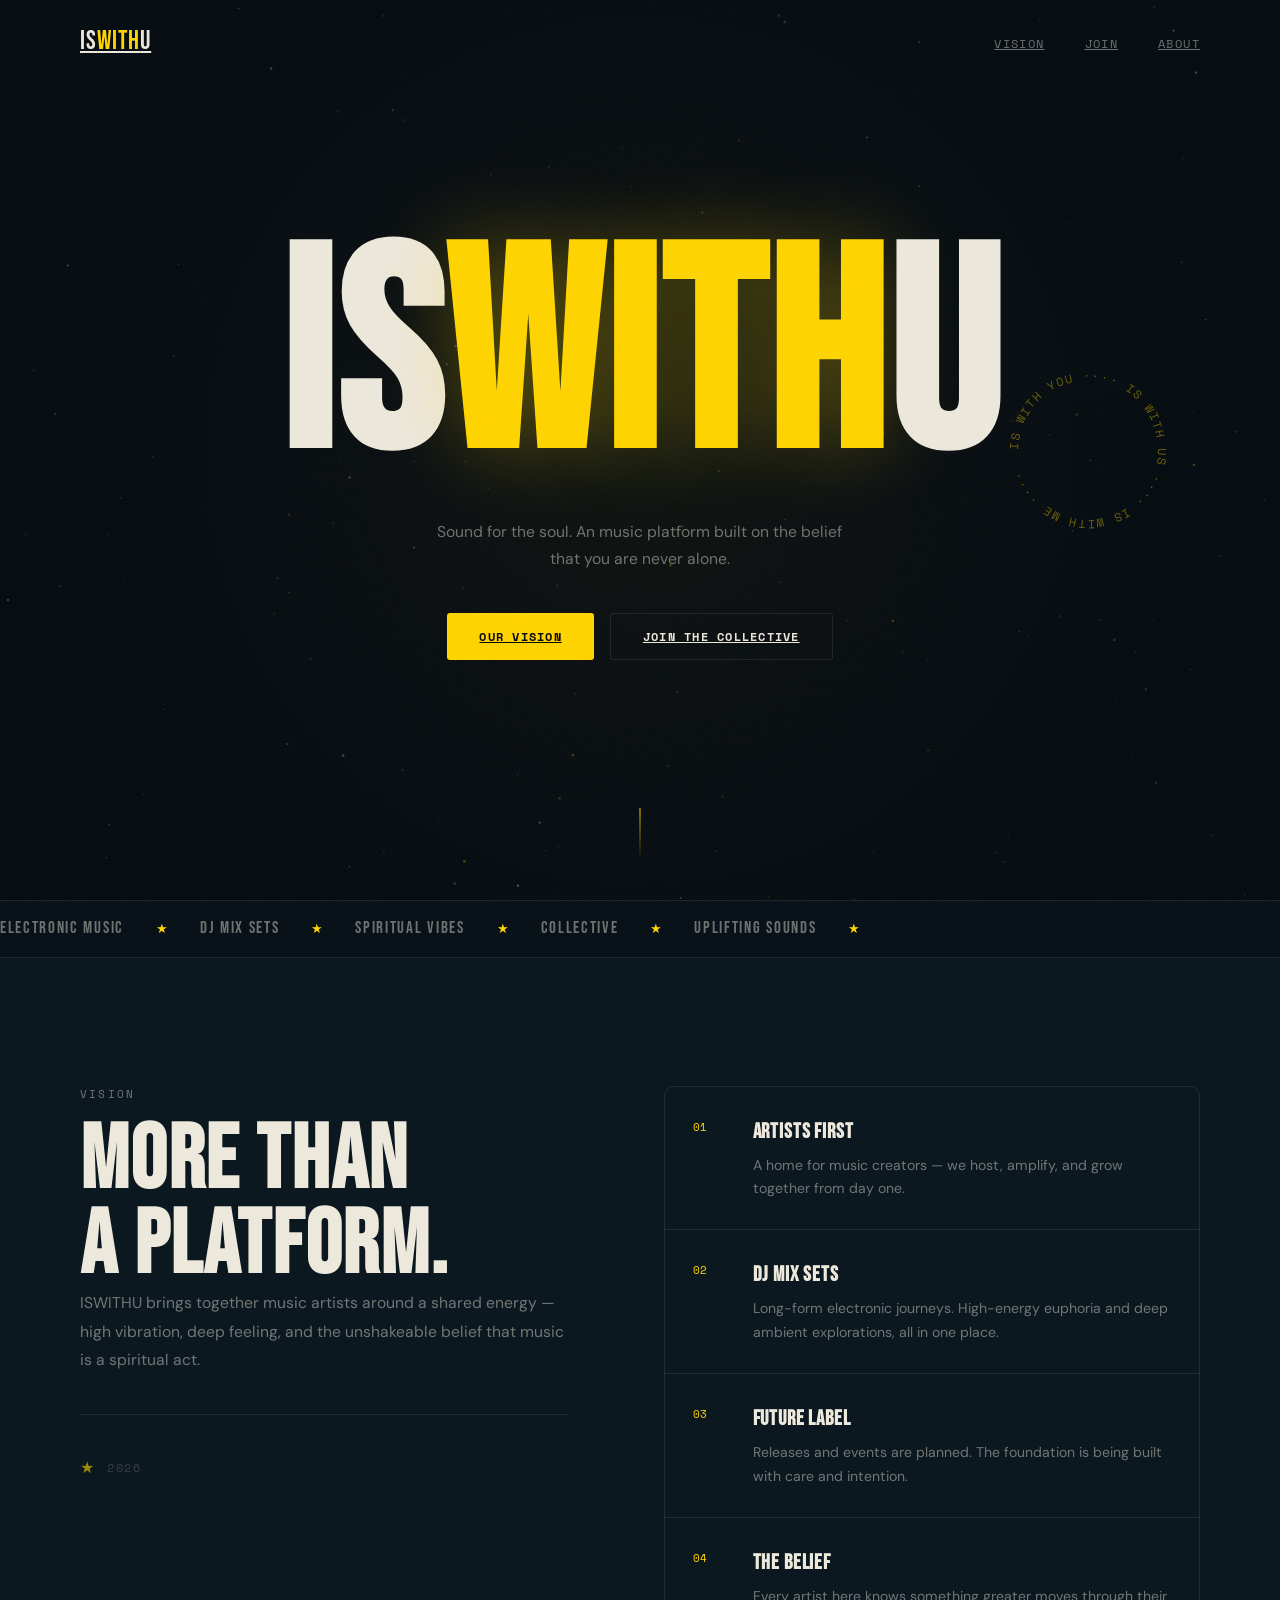
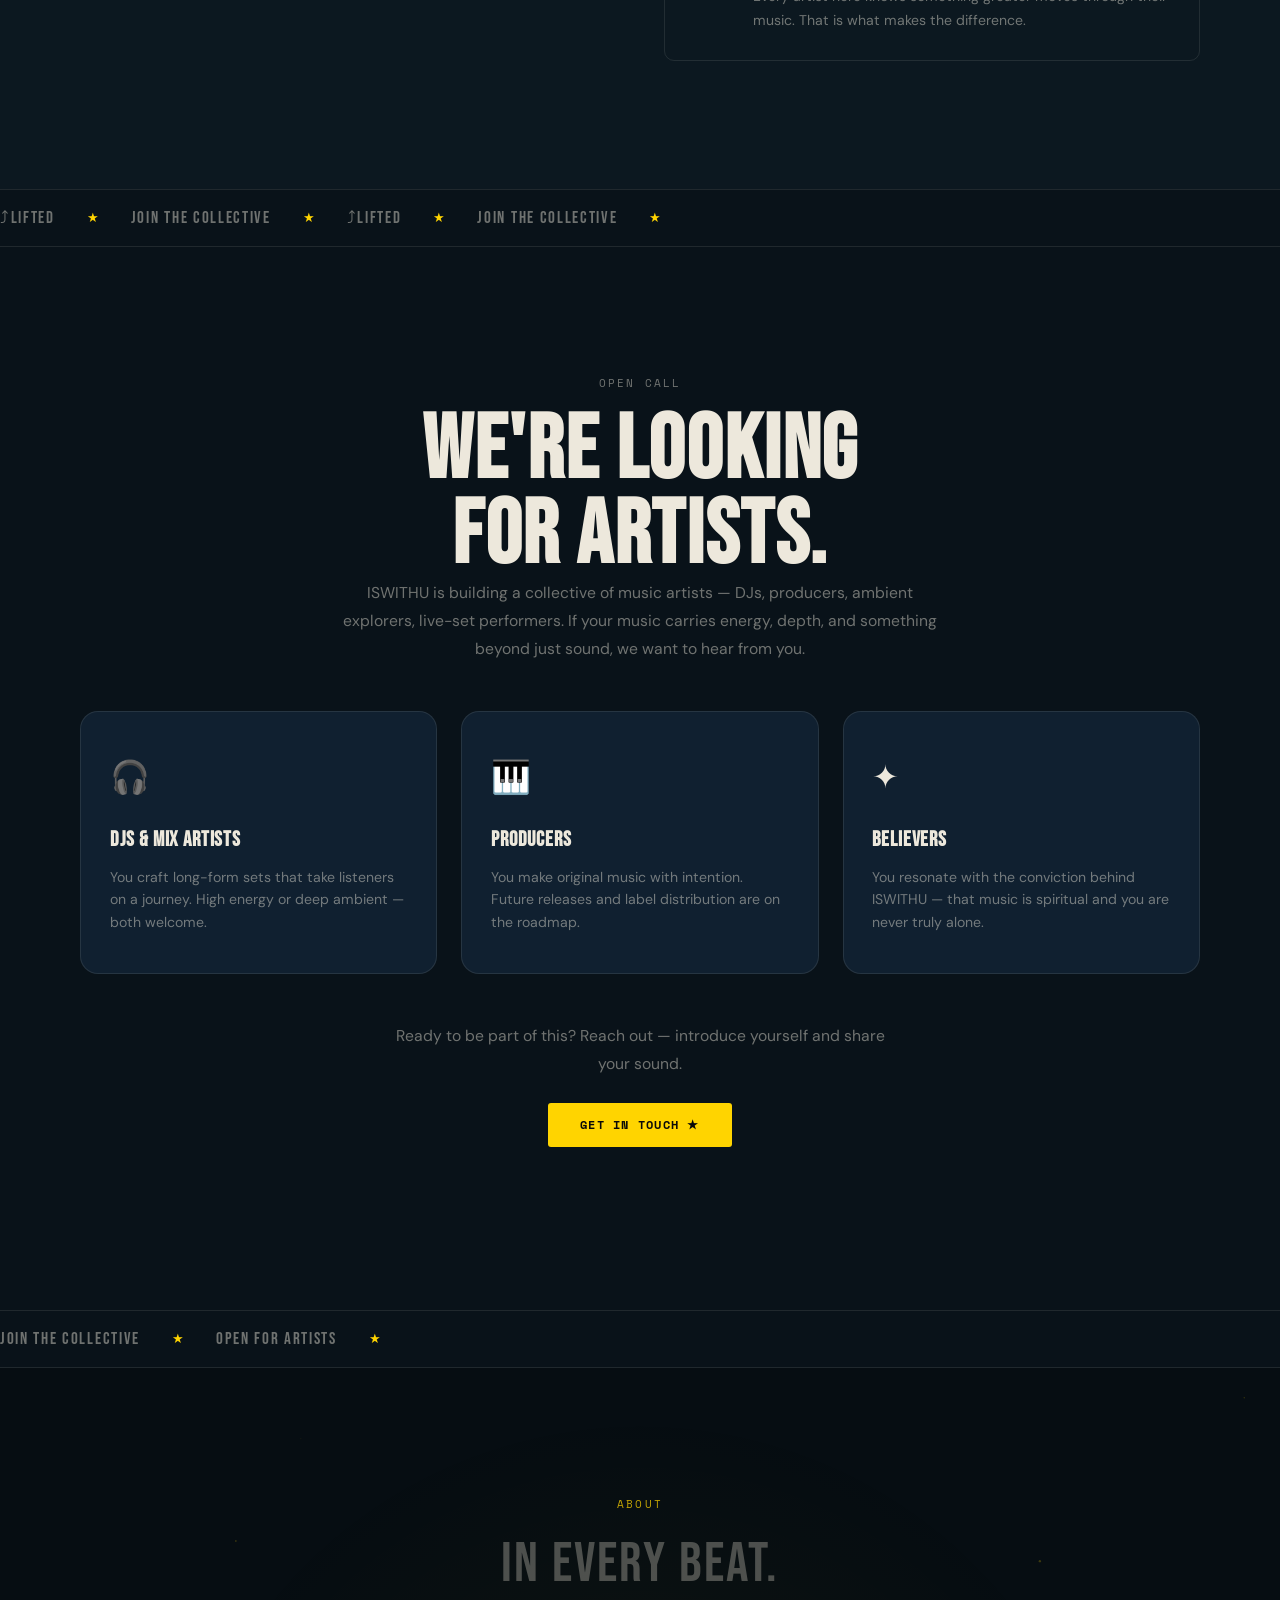
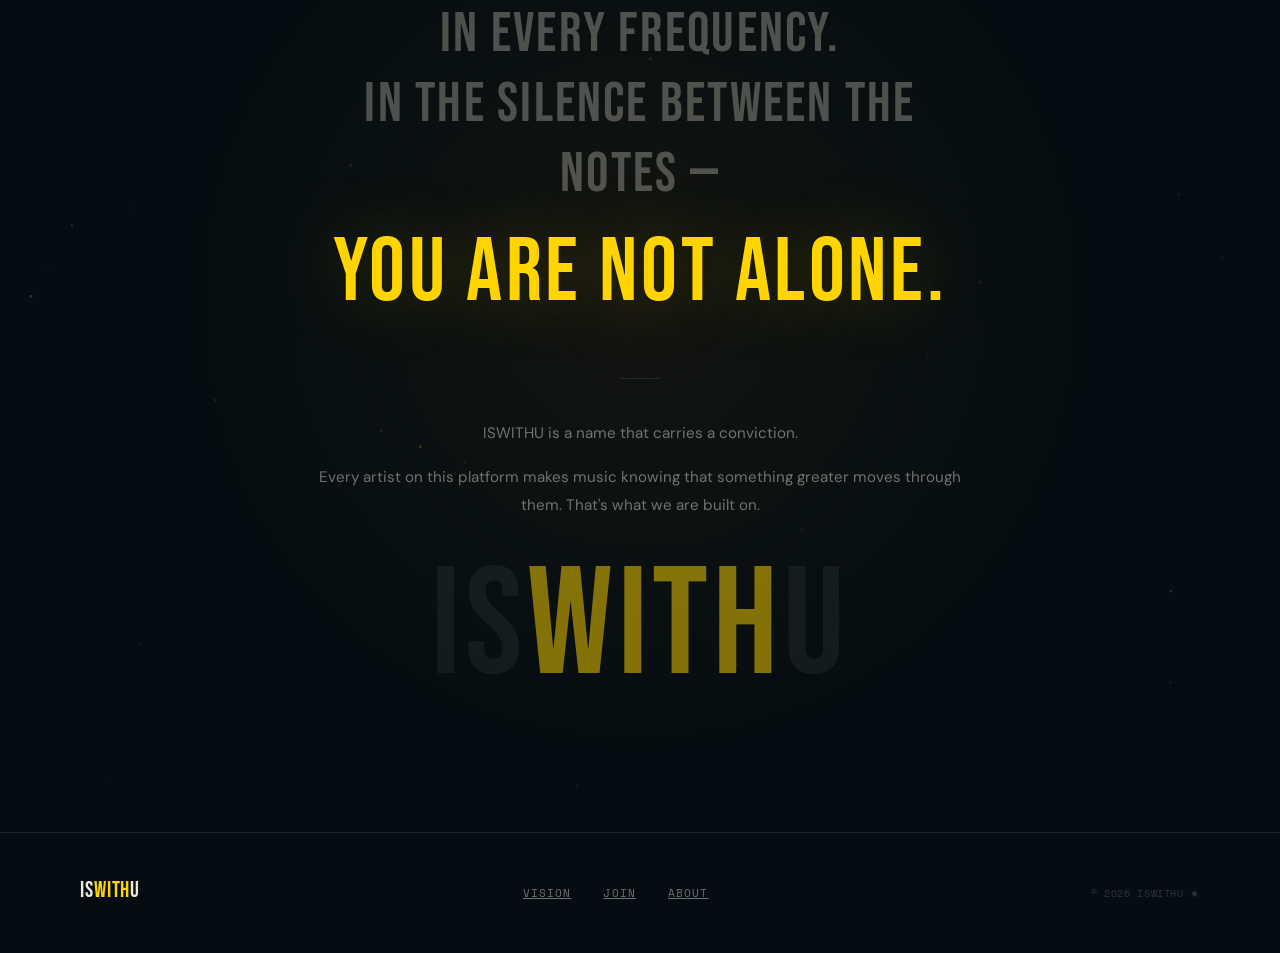
<file: index.html>
<!DOCTYPE html>
<html lang="en">
<head>
  <meta charset="UTF-8" />
  <meta name="viewport" content="width=device-width, initial-scale=1.0" />
  <title>ISWITHU</title>
  <meta name="description" content="ISWITHU is an platform rooted in spiritual energy and the belief that you are never alone." />
  <link rel="preconnect" href="https://fonts.googleapis.com" />
  <link href="https://fonts.googleapis.com/css2?family=Bebas+Neue&family=DM+Sans:ital,opsz,wght@0,9..40,300;0,9..40,400;0,9..40,500;1,9..40,300&family=Space+Mono:wght@400;700&display=swap" rel="stylesheet" />
  <link rel="stylesheet" href="style.css" />
</head>
<body>

  <!-- ── CUSTOM HEART CURSOR ── -->
  <div id="cursor-star" aria-hidden="true">
    <svg viewBox="0 0 30 30" xmlns="http://www.w3.org/2000/svg">
      <!-- Yellow heart -->
      <path d="M15,26 C15,26 3,18 3,10 C3,6 6,3 10,3 C12.5,3 14.5,4.5 15,6 C15.5,4.5 17.5,3 20,3 C24,3 27,6 27,10 C27,18 15,26 15,26Z" fill="#ffd400"/>
    </svg>
  </div>
  <div id="cursor-ring-star" aria-hidden="true"></div>

  <!-- ── NAV ── -->
  <nav id="nav">
    <div class="nav-inner">
      <a class="nav-logo" href="#hero">is<em>With</em>U</a>
      <ul class="nav-links">
        <li><a href="#about">Vision</a></li>
        <li><a href="#join">Join</a></li>
        <li><a href="#meaning">About</a></li>
      </ul>
      <button class="burger" id="burger" aria-label="Open menu">
        <span></span><span></span>
      </button>
    </div>
  </nav>

  <!-- ── MOBILE MENU ── -->
  <div class="mob" id="mob">
    <button class="mob-x" id="mobX">✕</button>
    <nav>
      <a href="#about"   class="mob-a">Vision</a>
      <a href="#join"    class="mob-a">Join</a>
      <a href="#meaning" class="mob-a">About</a>
    </nav>
  </div>

  <!-- ── HERO ── -->
  <section id="hero">
    <canvas id="heroCanvas"></canvas>

    <!-- Spinning ring with circular text -->
    <div class="spin-ring" id="spinRing">
      <svg viewBox="0 0 160 160" xmlns="http://www.w3.org/2000/svg">
        <defs>
          <path id="cp" d="M 80 80 m -62 0 a 62 62 0 1 1 124 0 a 62 62 0 1 1 -124 0"/>
        </defs>
        <text class="ring-text">
          <textPath href="#cp">
            IS WITH YOU ···· IS WITH US ···· IS WITH ME ····
          </textPath>
        </text>
      </svg>
    </div>

    <div class="hero-content">
     <!-- <p class="hero-label cs">Electronic Music Platform</p> -->
      <h1 class="hero-wm">
        <span class="wm-w">is</span><em class="wm-g">With</em><span class="wm-w">U</span>
      </h1>
      <p class="hero-sub cs">Sound for the soul. An music platform built on the belief<br>that you are never alone.</p>
      <div class="hero-btns cs">
        <a href="#about" class="btn btn-gold">Our Vision</a>
        <a href="#join"  class="btn btn-outline">Join the Collective</a>
      </div>
    </div>

    <div class="hero-scroll-cue">
      <div class="sc-line"></div>
    </div>
  </section>

  <!-- ── TICKER 1 ── -->
  <div class="ticker-band" aria-hidden="true">
    <div class="ticker-track">
      <span class="ticker-item">ELECTRONIC MUSIC</span>
      <span class="ticker-star">★</span>
      <span class="ticker-item">DJ MIX SETS</span>
      <span class="ticker-star">★</span>
      <span class="ticker-item">SPIRITUAL VIBES</span>
      <span class="ticker-star">★</span>
      <span class="ticker-item">COLLECTIVE</span>
      <span class="ticker-star">★</span>
      <span class="ticker-item">UPLIFTING SOUNDS</span>
      <span class="ticker-star">★</span>
    </div>
  </div>

  <!-- ── PLATFORM / Vision ── -->
  <section id="about" class="sec">
    <div class="container">
      <div class="about-grid">
        <div class="about-left">
          <span class="label cs">Vision</span>
          <h2 class="sec-h cs">More than<br/>a platform.</h2>
          <p class="body-text cs">ISWITHU brings together music artists around a shared energy — high vibration, deep feeling, and the unshakeable belief that music is a spiritual act.</p>
          <div class="about-badge cs">
            <div class="ab-center">★</div>
            <span>2026</span>
          </div>
        </div>
        <div class="about-right">
          <div class="feature-list">
            <div class="feature cs">
              <span class="f-num">01</span>
              <div>
                <h3 class="f-title">Artists First</h3>
                <p>A home for music creators — we host, amplify, and grow together from day one.</p>
              </div>
            </div>
            <div class="feature cs">
              <span class="f-num">02</span>
              <div>
                <h3 class="f-title">DJ Mix Sets</h3>
                <p>Long-form electronic journeys. High-energy euphoria and deep ambient explorations, all in one place.</p>
              </div>
            </div>
            <div class="feature cs">
              <span class="f-num">03</span>
              <div>
                <h3 class="f-title">Future Label</h3>
                <p>Releases and events are planned. The foundation is being built with care and intention.</p>
              </div>
            </div>
            <div class="feature cs">
              <span class="f-num">04</span>
              <div>
                <h3 class="f-title">The Belief</h3>
                <p>Every artist here knows something greater moves through their music. That is what makes the difference.</p>
              </div>
            </div>
          </div>
        </div>
      </div>
    </div>
  </section>

  <!-- ── TICKER 2 (RTL) ── -->
  <div class="ticker-band ticker-rtl" aria-hidden="true">
    <div class="ticker-track">
      <span class="ticker-item">⤴LIFTED</span>
      <span class="ticker-star">★</span>
      <span class="ticker-item">JOIN THE COLLECTIVE</span>
      <span class="ticker-star">★</span>
      <span class="ticker-item">⤴LIFTED</span>
      <span class="ticker-star">★</span>
      <span class="ticker-item">JOIN THE COLLECTIVE</span>
      <span class="ticker-star">★</span>
    </div>
  </div>

  <!-- ── JOIN THE COLLECTIVE ── -->
  <section id="join" class="sec sec-deeper">
    <div class="container">
      <div class="join-collective cs">
        <span class="label">Open Call</span>
        <h2 class="sec-h">We're looking<br/>for artists.</h2>
        <p class="body-text" style="max-width:600px; margin:0 auto 2rem;">ISWITHU is building a collective of music artists — DJs, producers, ambient explorers, live-set performers. If your music carries energy, depth, and something beyond just sound, we want to hear from you.</p>

        <div class="join-what">
          <div class="join-card cs">
            <span class="jc-icon">🎧</span>
            <h3 class="f-title">DJs & Mix Artists</h3>
            <p>You craft long-form sets that take listeners on a journey. High energy or deep ambient — both welcome.</p>
          </div>
          <div class="join-card cs">
            <span class="jc-icon">🎹</span>
            <h3 class="f-title">Producers</h3>
            <p>You make original music with intention. Future releases and label distribution are on the roadmap.</p>
          </div>
          <div class="join-card cs">
            <span class="jc-icon">✦</span>
            <h3 class="f-title">Believers</h3>
            <p>You resonate with the conviction behind ISWITHU — that music is spiritual and you are never truly alone.</p>
          </div>
        </div>

        <div class="join-cta cs">
          <p class="body-text">Ready to be part of this? Reach out — introduce yourself and share your sound.</p>
          <button class="btn btn-gold" id="contactBtn" type="button">Get in Touch ★</button>
          <p class="join-copied" id="joinCopied"></p>
        </div>
      </div>
    </div>
  </section>

  <!-- ── TICKER 3 ── -->
  <div class="ticker-band" aria-hidden="true">
    <div class="ticker-track">
      <span class="ticker-item">JOIN THE COLLECTIVE</span>
      <span class="ticker-star">★</span>
      <span class="ticker-item">OPEN FOR ARTISTS</span>
      <span class="ticker-star">★</span>
    </div>
  </div>

  <!-- ── MEANING ── -->
  <section id="meaning" class="sec sec-deepest">
    <canvas id="meaningCanvas"></canvas>
    <div class="container">
      <div class="meaning-body cs">
        <span class="label label-gold">About</span>
        <div class="manifesto">
          <p>In every beat.</p>
          <p>In every frequency.</p>
          <p>In the silence between the notes —</p>
          <p class="m-em">You are not alone.</p>
        </div>
        <div class="meaning-rule"></div>
        <div class="meaning-prose">
          <p>ISWITHU is a name that carries a conviction.</p>
          <p>Every artist on this platform makes music knowing that something greater moves through them. That's what we are built on.</p>
        </div>
        <div class="meaning-wm">is<em>With</em>U</div>
      </div>
    </div>
  </section>

  <!-- ── FOOTER ── -->
  <footer class="footer">
    <div class="container footer-inner">
      <div>
        <span class="footer-logo">is<em>With</em>U</span>
      </div>
      <nav class="footer-nav">
        <a href="#about">Vision</a>
        <a href="#join">Join</a>
        <a href="#meaning">About</a>
      </nav>
      <span class="footer-copy">© 2026 ISWITHU ★</span>
    </div>
  </footer>
  <script src="main.js"></script>
</body>
</html>
</file>
<file: style.css>
/* =============================================
   isWithU v4 — style.css
   Inspired by attension-festival.de
   ============================================= */

*, *::before, *::after { box-sizing: border-box; margin: 0; padding: 0; }

:root {
  --bg:       #0c1820;
  --bg-deep:  #091219;
  --bg-up:    #102030;
  --night:    #060d12;

  --text:     #ede8dc;
  --muted:    rgba(237,232,220,0.45);
  --dim:      rgba(237,232,220,0.18);
  --border:   rgba(237,232,220,0.1);

  --gold:     #ffd400;
  --gold-dim: rgba(255,212,0,0.12);
  --gold-glow:rgba(255,212,0,0.22);
  --orange:   #ff7820;

  --teal:     #2bb8a8;
  --teal-dim: rgba(43,184,168,0.08);

  --sans: 'DM Sans',    sans-serif;
  --head: 'Bebas Neue', sans-serif;
  --mono: 'Space Mono', monospace;

  --r:  10px;
  --r2: 18px;
  --ease: cubic-bezier(0.4, 0, 0.2, 1);
}

html { scroll-behavior: smooth; font-size: 16px; }

body {
  background: var(--bg);
  color: var(--text);
  font-family: var(--sans);
  line-height: 1.6;
  overflow-x: hidden;
  -webkit-font-smoothing: antialiased;
  cursor: none;           /* hide default cursor */
}

/* Hide cursor on touch devices */
@media (hover: none) {
  body { cursor: auto; }
  #cursor-star, #cursor-ring-star { display: none; }
}

a, button { cursor: none; }

/* Grain overlay */
body::after {
  content: '';
  position: fixed;
  inset: 0;
  background-image: url("data:image/svg+xml,%3Csvg xmlns='http://www.w3.org/2000/svg' width='300' height='300'%3E%3Cfilter id='n'%3E%3CfeTurbulence type='fractalNoise' baseFrequency='0.85' numOctaves='4' stitchTiles='stitch'/%3E%3C/filter%3E%3Crect width='300' height='300' filter='url(%23n)' opacity='1'/%3E%3C/svg%3E");
  opacity: 0.025;
  pointer-events: none;
  z-index: 9990;
}

/* ══════════════════════════════════════════════
   CUSTOM LIGHT BURST CURSOR
══════════════════════════════════════════════ */
#cursor-star {
  position: fixed;
  top: 0; left: 0;
  width: 26px; height: 26px;
  pointer-events: none;
  z-index: 9999;
  opacity: 0;
  will-change: transform;
  transition: opacity 0.3s, width 0.2s, height 0.2s;
}
#cursor-star svg {
  width: 100%; height: 100%;
  filter: drop-shadow(0 0 5px rgba(255,212,0,0.9)) drop-shadow(0 0 14px rgba(255,212,0,0.4));
}
#cursor-star.hover {
  width: 38px; height: 38px;
}
#cursor-star.hover svg {
  filter: drop-shadow(0 0 8px rgba(255,212,0,1)) drop-shadow(0 0 22px rgba(255,180,0,0.6));
}

#cursor-ring-star {
  position: fixed;
  top: 0; left: 0;
  width: 48px; height: 48px;
  border-radius: 50%;
  border: 1px solid rgba(255,212,0,0.25);
  pointer-events: none;
  z-index: 9998;
  opacity: 0;
  will-change: transform;
  transition: opacity 0.3s, width 0.25s, height 0.25s, border-color 0.25s;
  mix-blend-mode: exclusion;
}
#cursor-ring-star.hover {
  width: 64px; height: 64px;
  border-color: rgba(255,212,0,0.5);
}

/* ══════════════════════════════════════════════
   CONTAINER & LAYOUT
══════════════════════════════════════════════ */
.container {
  max-width: 1200px;
  margin: 0 auto;
  padding: 0 2.5rem;
  position: relative;
  z-index: 2;
}

.sec { padding: 8rem 0; }
.sec-deeper  { background: var(--bg-deep); }
.sec-deepest { background: var(--night); overflow: hidden; position: relative; }

/* ── Label ── */
.label {
  display: block;
  font-family: var(--mono);
  font-size: 0.68rem;
  letter-spacing: 0.2em;
  text-transform: uppercase;
  color: var(--muted);
  margin-bottom: 1rem;
}
.label-gold { color: var(--gold); opacity: 0.75; }

/* ── Section heading ── */
.sec-h {
  font-family: var(--head);
  font-size: clamp(3rem, 7vw, 6rem);
  letter-spacing: 0.02em;
  line-height: 0.95;
  color: var(--text);
}
.sec-head { margin-bottom: 4rem; }

/* ── Body text ── */
.body-text {
  font-size: 0.98rem;
  color: var(--muted);
  line-height: 1.8;
  max-width: 520px;
  margin-bottom: 1rem;
}

/* ── Buttons ── */
.btn {
  display: inline-flex;
  align-items: center;
  gap: 0.4rem;
  padding: 0.8rem 2rem;
  border-radius: 3px;
  font-family: var(--mono);
  font-size: 0.78rem;
  font-weight: 700;
  letter-spacing: 0.1em;
  text-transform: uppercase;
  cursor: none;
  border: none;
  transition: all 0.2s var(--ease);
}
.btn-gold {
  background: var(--gold);
  color: #0a0a08;
  box-shadow: 0 0 0 rgba(255,212,0,0);
}
.btn-gold:hover {
  background: #ffe040;
  box-shadow: 0 0 40px var(--gold-glow);
  transform: translateY(-2px);
}
.btn-outline {
  background: transparent;
  color: var(--text);
  border: 1px solid var(--border);
}
.btn-outline:hover {
  border-color: rgba(255,212,0,0.4);
  color: var(--gold);
}

/* ── Tags ── */
.gtag {
  font-family: var(--mono);
  font-size: 0.6rem;
  letter-spacing: 0.1em;
  text-transform: uppercase;
  padding: 0.2rem 0.65rem;
  border-radius: 2px;
  border: 1px solid var(--border);
  color: var(--muted);
}

/* ── Scroll content-section reveal ── */
.cs {
  opacity: 0;
  transform: translateY(80px);
  transition: opacity 0.6s var(--ease), transform 0.6s var(--ease);
}
.cs.visible {
  opacity: 1;
  transform: none;
}

/* ══════════════════════════════════════════════
   NAV
══════════════════════════════════════════════ */
#nav {
  position: fixed;
  inset: 0 0 auto;
  z-index: 500;
  padding: 1.4rem 0;
  transition: background 0.4s, border-color 0.4s, backdrop-filter 0.4s;
  border-bottom: 1px solid transparent;
}
#nav.scrolled {
  background: rgba(9,18,25,0.9);
  backdrop-filter: blur(20px);
  -webkit-backdrop-filter: blur(20px);
  border-color: var(--border);
}
.nav-inner {
  max-width: 1200px;
  margin: 0 auto;
  padding: 0 2.5rem;
  display: flex;
  align-items: center;
  justify-content: space-between;
}
.nav-logo {
  font-family: var(--head);
  font-size: 1.6rem;
  letter-spacing: 0.04em;
  color: var(--text);
}
.nav-logo em {
  color: var(--gold);
  font-style: normal;
}
.nav-links {
  display: flex;
  gap: 2.5rem;
  list-style: none;
}
.nav-links a {
  font-family: var(--mono);
  font-size: 0.72rem;
  letter-spacing: 0.12em;
  text-transform: uppercase;
  color: var(--muted);
  transition: color 0.2s;
}
.nav-links a:hover { color: var(--text); }

.burger {
  display: none;
  flex-direction: column;
  gap: 6px;
  background: none;
  border: none;
  padding: 4px;
  cursor: none;
}
.burger span {
  display: block;
  width: 24px;
  height: 1.5px;
  background: var(--text);
  opacity: 0.6;
}

/* Mobile menu */
.mob {
  position: fixed;
  inset: 0;
  z-index: 499;
  background: var(--night);
  display: flex;
  align-items: center;
  justify-content: center;
  opacity: 0;
  pointer-events: none;
  transition: opacity 0.3s;
}
.mob.open { opacity: 1; pointer-events: all; }
.mob-x {
  position: absolute;
  top: 1.5rem; right: 2.5rem;
  font-size: 1.2rem;
  color: var(--muted);
  background: none;
  border: none;
  cursor: none;
}
.mob nav {
  display: flex;
  flex-direction: column;
  align-items: center;
  gap: 0.25rem;
}
.mob-a {
  font-family: var(--head);
  font-size: clamp(2.5rem, 10vw, 5rem);
  letter-spacing: 0.05em;
  color: var(--text);
  transition: color 0.2s;
}
.mob-a:hover { color: var(--gold); }

/* ══════════════════════════════════════════════
   HERO
══════════════════════════════════════════════ */
#hero {
  position: relative;
  height: 100dvh;
  min-height: 700px;
  background: var(--night);
  display: flex;
  align-items: center;
  justify-content: center;
  overflow: hidden;
}
#heroCanvas {
  position: absolute;
  inset: 0;
  width: 100%;
  height: 100%;
}

/* Spinning ring */
.spin-ring {
  position: absolute;
  width: 180px; height: 180px;
  top: 50%; right: 8%;
  transform: translateY(-50%);
  animation: spin 18s linear infinite;
  z-index: 2;
  opacity: 0.4;
}
.spin-ring svg { width: 100%; height: 100%; }
.ring-text {
  font-family: var(--mono);
  font-size: 10.5px;
  fill: var(--gold);
  letter-spacing: 1.5px;
}
@keyframes spin { to { transform: translateY(-50%) rotate(360deg); } }

.hero-content {
  position: relative;
  z-index: 3;
  text-align: center;
  padding: 0 2rem;
}
.hero-label {
  font-family: var(--mono);
  font-size: 0.7rem;
  letter-spacing: 0.22em;
  text-transform: uppercase;
  color: var(--muted);
  margin-bottom: 2rem;
}
.hero-wm {
  font-family: var(--head);
  font-size: clamp(3.5rem, 22vw, 18rem);
  letter-spacing: 0.01em;
  line-height: 0.88;
  margin-bottom: 2rem;
}
.wm-w { color: var(--text); }
.wm-g {
  color: var(--gold);
  font-style: normal;
  text-shadow: 0 0 80px rgba(255,212,0,0.3);
}
.hero-belief {
  font-family: var(--mono);
  font-size: 0.82rem;
  letter-spacing: 0.1em;
  color: var(--gold);
  opacity: 0.6;
  margin-bottom: 1rem;
}
.hero-sub {
  font-size: 0.98rem;
  color: var(--muted);
  line-height: 1.7;
  margin-bottom: 2.5rem;
}
.hero-btns {
  display: flex;
  justify-content: center;
  gap: 1rem;
  flex-wrap: wrap;
}

.hero-scroll-cue {
  position: absolute;
  bottom: 2.5rem;
  left: 50%;
  transform: translateX(-50%);
  z-index: 3;
}
.sc-line {
  width: 1px;
  height: 52px;
  background: linear-gradient(to bottom, var(--gold), transparent);
  margin: 0 auto;
  animation: scPulse 2s ease-in-out infinite;
}
@keyframes scPulse {
  0%, 100% { opacity: 0.2; transform: scaleY(0.6); transform-origin: top; }
  50%       { opacity: 0.7; transform: scaleY(1);   transform-origin: top; }
}

/* ══════════════════════════════════════════════
   TICKER BANDS
══════════════════════════════════════════════ */
.ticker-band {
  overflow: hidden;
  white-space: nowrap;
  padding: 0.9rem 0;
  background: var(--bg-deep);
  border-top: 1px solid var(--border);
  border-bottom: 1px solid var(--border);
  user-select: none;
}
.ticker-track {
  display: inline-flex;
  align-items: center;
  gap: 2rem;
  animation: tickLTR 28s linear infinite;
}
.ticker-rtl .ticker-track {
  animation: tickRTL 28s linear infinite;
}
.ticker-item {
  font-family: var(--head);
  font-size: 1.05rem;
  letter-spacing: 0.1em;
  color: var(--muted);
}
.ticker-star {
  color: var(--gold);
  font-size: 0.8rem;
  flex-shrink: 0;
}
@keyframes tickLTR {
  0%   { transform: translateX(0); }
  100% { transform: translateX(-50%); }
}
@keyframes tickRTL {
  0%   { transform: translateX(-50%); }
  100% { transform: translateX(0); }
}

/* ══════════════════════════════════════════════
   ABOUT
══════════════════════════════════════════════ */
.about-grid {
  display: grid;
  grid-template-columns: 1fr 1.1fr;
  gap: 6rem;
  align-items: start;
}
.about-badge {
  display: flex;
  align-items: center;
  gap: 0.75rem;
  margin-top: 2.5rem;
  padding-top: 2.5rem;
  border-top: 1px solid var(--border);
  font-family: var(--mono);
  font-size: 0.72rem;
  letter-spacing: 0.12em;
  text-transform: uppercase;
  color: var(--dim);
}
.ab-center {
  color: var(--gold);
  opacity: 0.6;
  font-size: 1rem;
}
.feature-list {
  display: flex;
  flex-direction: column;
  gap: 0;
  border: 1px solid var(--border);
  border-radius: var(--r);
  overflow: hidden;
}
.feature {
  display: grid;
  grid-template-columns: 40px 1fr;
  gap: 1.25rem;
  padding: 1.75rem;
  border-bottom: 1px solid var(--border);
  transition: background 0.2s;
}
.feature:last-child { border-bottom: none; }
.feature:hover { background: var(--teal-dim); }
.f-num {
  font-family: var(--mono);
  font-size: 0.68rem;
  color: var(--gold);
  letter-spacing: 0.08em;
  padding-top: 0.25rem;
}
.f-title {
  font-family: var(--head);
  font-size: 1.3rem;
  letter-spacing: 0.04em;
  color: var(--text);
  margin-bottom: 0.35rem;
}
.feature p {
  font-size: 0.88rem;
  color: var(--muted);
  line-height: 1.7;
}

/* ══════════════════════════════════════════════
   ARTISTS
══════════════════════════════════════════════ */
.artists-grid {
  display: grid;
  grid-template-columns: repeat(4, 1fr);
  gap: 1.25rem;
  margin-bottom: 2.5rem;
}
.acard {
  border: 1px solid var(--border);
  border-radius: var(--r);
  overflow: hidden;
  background: var(--bg-deep);
  display: flex;
  flex-direction: column;
  transition: border-color 0.3s, transform 0.3s;
}
.acard:hover {
  border-color: rgba(255,212,0,0.25);
  transform: translateY(-5px);
}
.acard-head {
  height: 110px;
  display: flex;
  align-items: center;
  justify-content: center;
  position: relative;
}
.ah-1 { background: linear-gradient(150deg, #141030, #382880, #6050c0); }
.ah-2 { background: linear-gradient(150deg, #0a1828, #103858, #1870a0); }
.ah-3 { background: linear-gradient(150deg, #201010, #602818, #c05020); }
.ah-4 { background: linear-gradient(150deg, #0c1c10, #205030, #38a050); }
.ah-init {
  font-family: var(--mono);
  font-size: 1.4rem;
  font-weight: 700;
  color: rgba(255,255,255,0.4);
  letter-spacing: 0.08em;
}
.acard-body {
  flex: 1;
  padding: 1.25rem;
}
.acard-genres {
  display: flex;
  flex-wrap: wrap;
  gap: 0.3rem;
  margin-bottom: 0.6rem;
}
.acard-name {
  font-family: var(--head);
  font-size: 1.5rem;
  letter-spacing: 0.04em;
  color: var(--text);
  margin-bottom: 0.4rem;
}
.acard-bio {
  font-size: 0.82rem;
  color: var(--muted);
  line-height: 1.65;
}
.acard-cta {
  display: block;
  padding: 0.85rem 1.25rem;
  border-top: 1px solid var(--border);
  font-family: var(--mono);
  font-size: 0.68rem;
  letter-spacing: 0.1em;
  text-transform: uppercase;
  color: var(--gold);
  opacity: 0.7;
  transition: opacity 0.2s, background 0.2s;
}
.acard:hover .acard-cta { opacity: 1; background: var(--gold-dim); }

.more-note {
  text-align: center;
  font-size: 0.88rem;
  color: var(--dim);
  font-family: var(--mono);
  letter-spacing: 0.06em;
}
.more-note a { color: var(--gold); opacity: 0.7; transition: opacity 0.2s; }
.more-note a:hover { opacity: 1; }

/* ══════════════════════════════════════════════
   MIXES
══════════════════════════════════════════════ */
.mixes-table {
  border: 1px solid var(--border);
  border-radius: var(--r);
  overflow: hidden;
}
.mix-row {
  display: grid;
  grid-template-columns: 36px 6px 1fr auto auto auto 36px 48px;
  align-items: center;
  gap: 1.5rem;
  padding: 1.4rem 1.75rem;
  border-bottom: 1px solid var(--border);
  transition: background 0.2s;
}
.mix-row:last-child { border-bottom: none; }
.mix-row:hover { background: var(--teal-dim); }
.mix-row.playing { background: var(--gold-dim); }

.mn {
  font-family: var(--mono);
  font-size: 0.68rem;
  letter-spacing: 0.08em;
  color: var(--dim);
}
.mix-bar {
  width: 6px;
  height: 38px;
  border-radius: 3px;
  flex-shrink: 0;
}
.mb-1 { background: linear-gradient(to bottom, #ff9030, #ffd400); }
.mb-2 { background: linear-gradient(to bottom, #3070e0, #60c0ff); }
.mb-3 { background: linear-gradient(to bottom, #8040c0, #c080ff); }
.mb-4 { background: linear-gradient(to bottom, #20a040, #60e080); }
.mix-info { min-width: 0; }
.ma {
  display: block;
  font-family: var(--mono);
  font-size: 0.62rem;
  letter-spacing: 0.12em;
  text-transform: uppercase;
  color: var(--muted);
  margin-bottom: 0.2rem;
}
.mt {
  font-family: var(--head);
  font-size: 1.3rem;
  letter-spacing: 0.03em;
  white-space: nowrap;
  overflow: hidden;
  text-overflow: ellipsis;
}

/* Waveform */
.mix-wv {
  display: flex;
  align-items: center;
  gap: 2px;
  height: 30px;
  width: 100px;
  flex-shrink: 0;
}
.mix-wv .b {
  flex: 1;
  background: var(--dim);
  border-radius: 1px;
  transition: background 0.2s;
}
.mix-row:hover .mix-wv .b { background: rgba(255,212,0,0.3); }
.mix-row.playing .mix-wv .b {
  background: var(--gold);
  animation: wvEq 0.5s ease-in-out infinite alternate;
}
@keyframes wvEq {
  from { transform: scaleY(0.25); }
  to   { transform: scaleY(1); }
}

.md {
  font-family: var(--mono);
  font-size: 0.7rem;
  color: var(--muted);
  letter-spacing: 0.06em;
  flex-shrink: 0;
}
.mg {
  font-family: var(--mono);
  font-size: 0.62rem;
  letter-spacing: 0.08em;
  text-transform: uppercase;
  color: var(--gold);
  opacity: 0.6;
  white-space: nowrap;
}

.mplay {
  width: 44px; height: 44px;
  border-radius: 50%;
  background: transparent;
  border: 1px solid var(--border);
  color: var(--text);
  display: flex;
  align-items: center;
  justify-content: center;
  cursor: none;
  flex-shrink: 0;
  transition: background 0.2s, border-color 0.2s, transform 0.2s;
}
.mplay:hover { background: var(--gold); border-color: var(--gold); color: #0a0a08; transform: scale(1.08); }
.mix-row.playing .mplay { background: var(--gold); border-color: var(--gold); color: #0a0a08; }
.mplay svg { width: 14px; height: 14px; fill: currentColor; margin-left: 2px; }

.mlink {
  width: 36px; height: 36px;
  border-radius: 50%;
  border: 1px solid var(--border);
  display: flex; align-items: center; justify-content: center;
  color: var(--muted);
  flex-shrink: 0;
  transition: color 0.2s, border-color 0.2s;
}
.mlink:hover { color: var(--gold); border-color: var(--gold); }
.mlink svg { width: 13px; height: 13px; }

/* ══════════════════════════════════════════════
   MEANING
══════════════════════════════════════════════ */
#meaningCanvas {
  position: absolute;
  inset: 0;
  width: 100%;
  height: 100%;
  pointer-events: none;
}
.meaning-body {
  max-width: 680px;
  margin: 0 auto;
  text-align: center;
}
.manifesto { margin: 0 0 3rem; }
.manifesto p {
  font-family: var(--head);
  font-size: clamp(1.8rem, 4.5vw, 3.5rem);
  letter-spacing: 0.04em;
  line-height: 1.25;
  color: rgba(237,232,220,0.3);
}
.m-em {
  color: var(--gold) !important;
  font-size: clamp(2.5rem, 7vw, 6rem) !important;
  text-shadow: 0 0 80px rgba(255,212,0,0.25);
  display: block;
  margin-top: 0.5rem;
}
.meaning-rule {
  width: 40px;
  height: 1px;
  background: var(--border);
  margin: 0 auto 2.5rem;
}
.meaning-prose p {
  font-size: 0.95rem;
  color: var(--muted);
  line-height: 1.85;
  margin-bottom: 1rem;
}
.meaning-wm {
  font-family: var(--head);
  font-size: clamp(3.5rem, 12vw, 10rem);
  letter-spacing: 0.03em;
  color: rgba(237,232,220,0.06);
  margin-top: 2rem;
  line-height: 1;
}
.meaning-wm em {
  color: var(--gold);
  font-style: normal;
  opacity: 0.5;
}

/* ══════════════════════════════════════════════
   JOIN
══════════════════════════════════════════════ */
.join-body {
  max-width: 520px;
  margin: 0 auto;
  text-align: center;
}
.join-body .body-text { margin: 0 auto 2.5rem; max-width: none; }
.join-form {
  display: flex;
  gap: 0.75rem;
  max-width: 400px;
  margin: 0 auto 1rem;
}
.join-form input {
  flex: 1;
  padding: 0.85rem 1.25rem;
  border-radius: 3px;
  border: 1px solid var(--border);
  background: var(--bg-deep);
  color: var(--text);
  font-family: var(--sans);
  font-size: 0.95rem;
  outline: none;
  transition: border-color 0.2s;
}
.join-form input::placeholder { color: var(--dim); }
.join-form input:focus { border-color: rgba(255,212,0,0.35); }
.join-confirm {
  font-family: var(--mono);
  font-size: 0.7rem;
  letter-spacing: 0.1em;
  color: var(--gold);
  min-height: 1.2rem;
  margin-bottom: 2.5rem;
}
.socials {
  display: flex;
  align-items: center;
  justify-content: center;
  flex-wrap: wrap;
  gap: 0.5rem 0.75rem;
  font-size: 0.82rem;
  color: var(--dim);
}
.soc { color: var(--muted); font-weight: 500; transition: color 0.2s; }
.soc:hover { color: var(--gold); }

/* ══════════════════════════════════════════════
   JOIN THE COLLECTIVE
══════════════════════════════════════════════ */
.join-collective {
  text-align: center;
}
.join-what {
  display: grid;
  grid-template-columns: repeat(3, 1fr);
  gap: 1.5rem;
  margin: 3rem 0;
}
.join-card {
  background: var(--bg-up);
  border: 1px solid var(--border);
  border-radius: var(--r2);
  padding: 2.5rem 1.8rem;
  text-align: left;
  transition: border-color 0.3s var(--ease), transform 0.3s var(--ease);
}
.join-card:hover {
  border-color: var(--gold);
  transform: translateY(-4px);
}
.jc-icon {
  font-size: 2rem;
  display: block;
  margin-bottom: 1.2rem;
}
.join-card .f-title { margin-bottom: 0.6rem; }
.join-card p {
  font-size: 0.88rem;
  line-height: 1.6;
  color: var(--muted);
}
.join-cta {
  margin-top: 3rem;
  text-align: center;
}
.join-cta .body-text {
  max-width: 500px;
  margin: 0 auto 1.5rem;
}
.join-copied {
  font-family: var(--mono);
  font-size: 0.78rem;
  color: var(--gold);
  margin-top: 1rem;
  min-height: 1.2rem;
  letter-spacing: 0.04em;
}
.join-email-hint {
  font-family: var(--mono);
  font-size: 0.75rem;
  color: var(--dim);
  margin-top: 1rem;
  letter-spacing: 0.04em;
}

@media (max-width: 768px) {
  .join-what { grid-template-columns: 1fr; }
}

/* ══════════════════════════════════════════════
   FOOTER
══════════════════════════════════════════════ */
.footer {
  background: var(--night);
  border-top: 1px solid var(--border);
  padding: 2.5rem 0;
}
.footer-inner {
  display: flex;
  align-items: center;
  justify-content: space-between;
  flex-wrap: wrap;
  gap: 1.5rem;
}
.footer-logo {
  display: block;
  font-family: var(--head);
  font-size: 1.4rem;
  letter-spacing: 0.04em;
  color: var(--text);
  margin-bottom: 0.2rem;
}
.footer-logo em { color: var(--gold); font-style: normal; }
.footer-sub {
  font-family: var(--mono);
  font-size: 0.6rem;
  letter-spacing: 0.14em;
  text-transform: uppercase;
  color: var(--dim);
}
.footer-nav {
  display: flex;
  gap: 2rem;
  flex-wrap: wrap;
}
.footer-nav a {
  font-family: var(--mono);
  font-size: 0.7rem;
  letter-spacing: 0.1em;
  text-transform: uppercase;
  color: var(--muted);
  transition: color 0.2s;
}
.footer-nav a:hover { color: var(--gold); }
.footer-copy {
  font-family: var(--mono);
  font-size: 0.65rem;
  letter-spacing: 0.06em;
  color: var(--dim);
}

/* ══════════════════════════════════════════════
   RESPONSIVE
══════════════════════════════════════════════ */
@media (max-width: 1024px) {
  .artists-grid { grid-template-columns: repeat(2, 1fr); }
  .spin-ring { display: none; }
}

@media (max-width: 900px) {
  .about-grid { grid-template-columns: 1fr; gap: 3rem; }
  .mix-wv { display: none; }
  .mix-row { grid-template-columns: 36px 6px 1fr auto 36px 48px; }
  .mg { display: none; }
}

@media (max-width: 768px) {
  .sec { padding: 5.5rem 0; }
  .nav-links { display: none; }
  .burger { display: flex; }
  .artists-grid { grid-template-columns: 1fr; }
  .mix-row {
    grid-template-columns: 6px 1fr 36px 44px;
    gap: 1rem;
    padding: 1.2rem;
  }
  .mn { display: none; }
  .md { display: none; }
  .footer-inner { flex-direction: column; align-items: flex-start; }
}

@media (max-width: 480px) {
  .container { padding: 0 1.25rem; }
  .hero-btns { flex-direction: column; align-items: center; }
  .join-form { flex-direction: column; }
  .footer-nav { gap: 1rem; }
  .mlink { display: none; }
  .mix-row { grid-template-columns: 6px 1fr 44px; }
}
</file>
